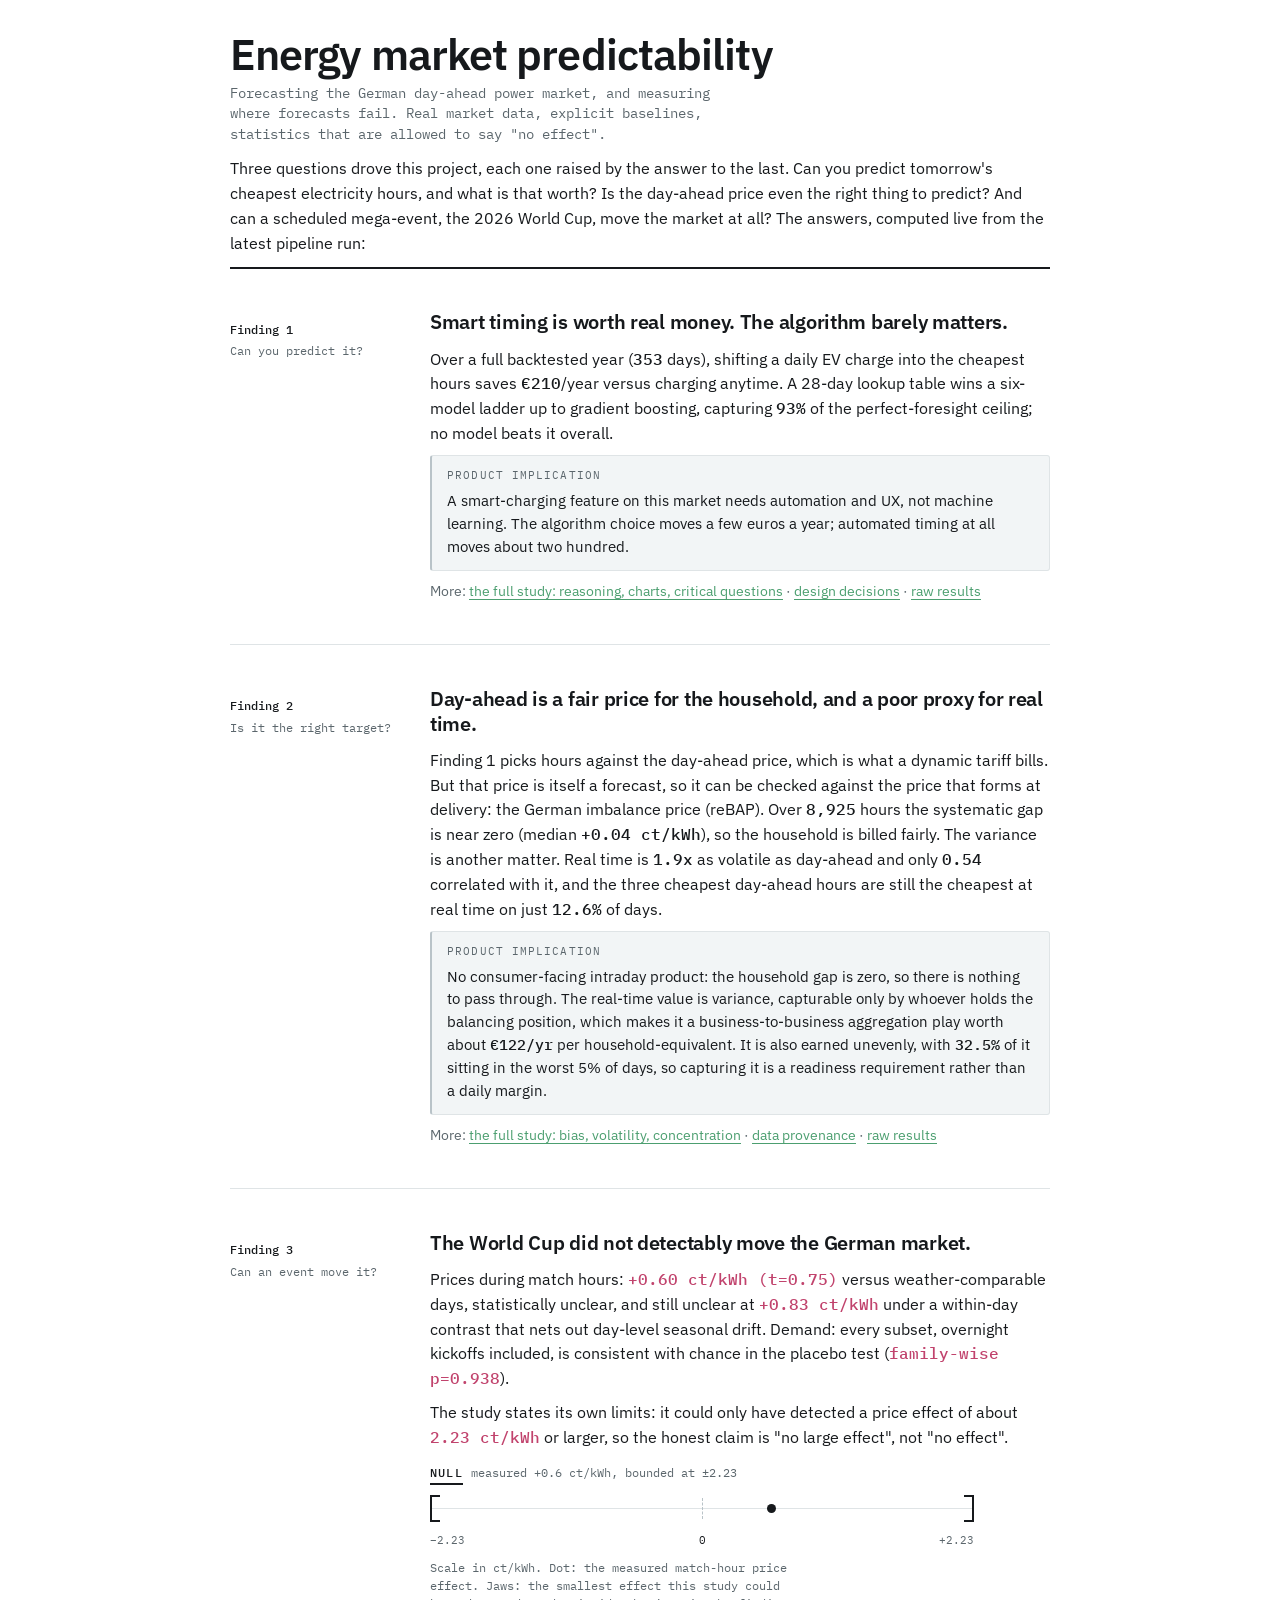
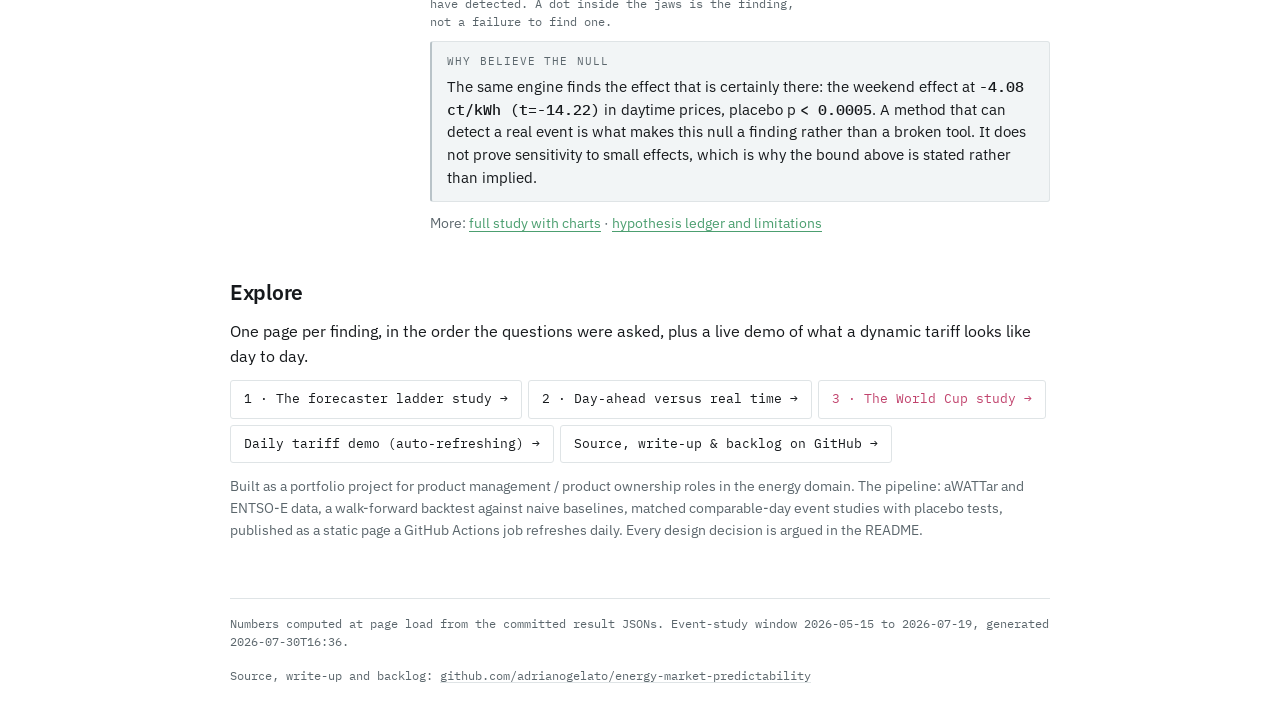
<file: index.html>
<!DOCTYPE html>
<html lang="en">
<head>
  <meta charset="utf-8" />
  <meta name="viewport" content="width=device-width, initial-scale=1" />
  <title>Energy market predictability, findings at a glance</title>
  <!--
    The project one-pager: the summary a first-time visitor should land on.
    Every number on this page is computed live from the committed result
    JSONs (the same files the analyses write), so the page updates itself
    when the pipeline reruns. Only the verdict sentences are hand-written.
    One page per finding, in the order the questions arose: ladder.html
    (forecasting), intraday.html (day-ahead vs real time), worldcup.html
    (event effects), plus tariff.html as the daily demo.
  -->
  <link rel="stylesheet" href="site.css" />
  <script src="bound.js" defer></script>
</head>
<body>
  <h1>Energy market predictability</h1>
  <p class="sub">Forecasting the German day-ahead power market, and measuring
     where forecasts fail. Real market data, explicit baselines, statistics
     that are allowed to say "no effect".</p>

  <p>Three questions drove this project, each one raised by the answer to the
     last. Can you predict tomorrow's cheapest electricity hours, and what is
     that worth? Is the day-ahead price even the right thing to predict? And can
     a scheduled mega-event, the 2026 World Cup, move the market at all? The
     answers, computed live from the latest pipeline run:</p>

  <p class="status" id="status">Interim results: the World Cup runs until
     19 July 2026; all event-study numbers will be re-run after the final.</p>

  <div class="finding" id="finding-forecast">
    <p class="finding__eyebrow"><strong>Finding 1</strong>Can you predict it?</p>
    <div class="finding__body">
      <p class="verdict"><span id="ladder-headline">Smart timing is worth real money.
         The algorithm barely matters.</span></p>
      <p>Over a full backtested year (<span class="num" id="ladder-days">…</span> days),
         shifting a daily EV charge into the cheapest hours saves
         <span class="num" id="ladder-timing">…</span>/year versus charging anytime.
         A 28-day lookup table wins a six-model ladder up to gradient boosting,
         capturing <span class="num" id="ladder-share">…</span> of the
         perfect-foresight ceiling; no model beats it overall.</p>
      <p class="implication" data-label="Product implication">A smart-charging
         feature on this market needs automation and UX, not machine learning.
         The algorithm choice moves a few euros a year; automated timing at all
         moves about two hundred.</p>
      <p class="muted">More:
         <a href="ladder.html">the full study: reasoning, charts, critical questions</a> ·
         <a href="https://github.com/adrianogelato/energy-market-predictability/blob/main/docs/design-decisions.md">design decisions</a> ·
         <a href="forecast_ladder.json">raw results</a></p>
    </div>
  </div>

  <div class="finding" id="finding-target">
    <p class="finding__eyebrow"><strong>Finding 2</strong>Is it the right target?</p>
    <div class="finding__body">
      <p class="verdict">Day-ahead is a fair price for the household, and a poor
         proxy for real time.</p>
      <p>Finding 1 picks hours against the day-ahead price, which is what a
         dynamic tariff bills. But that price is itself a forecast, so it can be
         checked against the price that forms at delivery: the German imbalance
         price (reBAP). Over <span class="num" id="r9-hours">…</span> hours the
         systematic gap is near zero (median
         <span class="num" id="r9-spread">…</span>), so the household is billed
         fairly. The variance is another matter. Real time is
         <span class="num" id="r9-vol">…</span> as volatile as day-ahead and only
         <span class="num" id="r9-corr">…</span> correlated with it, and the three
         cheapest day-ahead hours are still the cheapest at real time on just
         <span class="num" id="r9-overlap">…</span> of days.</p>
      <p class="implication" data-label="Product implication">No consumer-facing
         intraday product: the household gap is zero, so there is nothing to pass
         through. The real-time value is variance, capturable only by whoever
         holds the balancing position, which makes it a business-to-business
         aggregation play worth about <span class="num" id="r9-eur">…</span> per
         household-equivalent. It is also earned unevenly, with
         <span class="num" id="r9-tail">…</span> of it sitting in the worst 5% of
         days, so capturing it is a readiness requirement rather than a daily
         margin.</p>
      <p class="muted">More:
         <a href="intraday.html">the full study: bias, volatility, concentration</a> ·
         <a href="https://github.com/adrianogelato/energy-market-predictability/blob/main/NOTICE">data provenance</a> ·
         <a href="intraday_results.json">raw results</a></p>
    </div>
  </div>

  <div class="finding" id="finding-event">
    <p class="finding__eyebrow"><strong>Finding 3</strong>Can an event move it?</p>
    <div class="finding__body">
      <p class="verdict"><span id="wc-headline">The World Cup did not detectably
         move the German market.</span></p>
      <p>Prices during match hours: <span class="num alt" id="wc-price">…</span>
         versus weather-comparable days, statistically unclear, and still unclear
         at <span class="num alt" id="wc-did">…</span> under a within-day
         contrast that nets out day-level seasonal drift. Demand: every subset,
         overnight kickoffs included, is consistent with chance in the placebo
         test (<span class="num alt" id="wc-perm">…</span>).</p>
      <p>The study states its own limits: it could only have detected a price
         effect of about <span class="num alt" id="wc-mde">…</span> or larger, so
         the honest claim is "no large effect", not "no effect".</p>

      <!-- The bound bar; filled by drawBound() in bound.js from wc_results.json. -->
      <div class="bound" id="wc-bound" hidden></div>

      <!-- The positive control sits inside this finding rather than beside it.
           It is evidence that the null above is trustworthy, not a separate
           claim about the market, and as its own block it competed with the
           actual results for the reader's attention. -->
      <p class="implication" data-label="Why believe the null">The same engine
         finds the effect that is certainly there: the weekend effect at
         <span class="num" id="instr-weekend">…</span> in daytime prices, placebo
         p <span class="num" id="instr-p">…</span>. A method that can detect a
         real event is what makes this null a finding rather than a broken tool.
         It does not prove sensitivity to small effects, which is why the bound
         above is stated rather than implied.</p>
      <p class="muted">More:
         <a href="worldcup.html">full study with charts</a> ·
         <a href="https://github.com/adrianogelato/energy-market-predictability/blob/main/ROADMAP.md">hypothesis ledger and limitations</a></p>
    </div>
  </div>

  <h2>Explore</h2>
  <p>One page per finding, in the order the questions were asked, plus a live
     demo of what a dynamic tariff looks like day to day.</p>
  <p class="links">
    <a href="ladder.html">1 &middot; The forecaster ladder study &rarr;</a>
    <a href="intraday.html">2 &middot; Day-ahead versus real time &rarr;</a>
    <a class="alt" href="worldcup.html">3 &middot; The World Cup study &rarr;</a>
    <a href="tariff.html">Daily tariff demo (auto-refreshing) &rarr;</a>
    <a href="https://github.com/adrianogelato/energy-market-predictability">
      Source, write-up &amp; backlog on GitHub &rarr;</a>
  </p>

  <p class="muted">Built as a portfolio project for product management /
     product ownership roles in the energy domain. The pipeline: aWATTar and
     ENTSO-E data, a walk-forward backtest against naive baselines, matched
     comparable-day event studies with placebo tests, published as a static
     page a GitHub Actions job refreshes daily. Every design decision is
     argued in the README.</p>

  <footer id="footer">Numbers on this page are read from the committed
     result JSONs at load time.</footer>
  <!-- Static sibling of <footer>, not a child: the pages set
       footer.textContent from JS, which would wipe any child. -->
  <p class="repo">Source, write-up and backlog: <a href="https://github.com/adrianogelato/energy-market-predictability">github.com/adrianogelato/energy-market-predictability</a></p>

  <script>
    const get = url => fetch(url).then(r => { if (!r.ok) throw 0; return r.json(); });
    const set = (id, text) => { document.getElementById(id).textContent = text; };
    const eur = n => '€' + Math.round(Math.abs(n));
    const sign = n => (n > 0 ? '+' : n < 0 ? '−' : '±');

    // Finding 1: the full-year value-of-complexity ladder (M5/M8/M10)
    get('forecast_ladder.json').then(l => {
      const o = l.overall, clim = o.rungs.climatology;
      set('ladder-days', o.n_days);
      set('ladder-timing', eur(clim.eur_yr_saved_vs_anytime));
      const share = (o.all_day_cost - clim.avg_cost_ct) /
                    (o.all_day_cost - o.perfect_cost);
      set('ladder-share', Math.round(100 * share) + '%');
      // keep the hand-written claim honest if a rerun changes the winner
      const best = l.ladder_order.reduce((a, b) =>
        o.rungs[a].regret_ct <= o.rungs[b].regret_ct ? a : b);
      if (best !== 'climatology' || l.mode !== 'full-year') {
        set('ladder-share', share > 0 ? Math.round(100 * share) + '%' : '…');
        set('ladder-headline',
          'Smart timing is worth real money; see the ladder results for the model verdict.');
      }
    }).catch(() => set('ladder-timing', '(run year_fetch.py + forecast_ladder.py)'));

    // Finding 2: day-ahead versus real time (R9). Every figure here is read from
    // the same committed JSON intraday.html renders, so the two cannot disagree.
    get('intraday_results.json').then(d => {
      const o = d.overall, r = d.rank_stability;
      set('r9-hours', d.hours.toLocaleString('en-US'));
      set('r9-spread', sign(o.spread.median) +
        Math.abs(o.spread.median).toFixed(2) + ' ct/kWh');
      set('r9-vol', o.vol_ratio_imb.toFixed(1) + 'x');
      set('r9-corr', o.corr_da_imb.toFixed(2));
      set('r9-overlap', r.pct_full_overlap + '%');
      // The annual figure is a sum over days, so it takes the mean; the tail
      // share is what stops that mean reading as a steady daily margin.
      set('r9-eur', eur(r.settlement_regret_eur_per_yr) + '/yr');
      // One decimal, not rounded: JS rounds 32.5 up and Python rounds it down,
      // so rounding here made the index and the README disagree on the same
      // JSON field. Print the stored value and the question cannot arise.
      if (r.regret_share_from_top_5pct_days !== null)
        set('r9-tail', r.regret_share_from_top_5pct_days + '%');
    }).catch(() => set('r9-spread', '(run intraday_fetch.py + intraday_analysis.py)'));

    // Finding 3: the World Cup studies
    Promise.all([
      get('wc_results.json'),
      get('wc_permutation_results.json').catch(() => null),
    ]).then(([wc, perm]) => {
      const e = wc.effect;
      set('wc-price', sign(e.mean_delta_ct_per_kwh) +
        Math.abs(e.mean_delta_ct_per_kwh).toFixed(2) + ' ct/kWh (t=' + e.t_stat + ')');
      if (wc.robustness_within_day) {
        const d = wc.robustness_within_day.mean_delta_ct;
        set('wc-did', sign(d) + Math.abs(d).toFixed(2) + ' ct/kWh');
      }
      if (e.mde_ct_80pct_power) {
        set('wc-mde', e.mde_ct_80pct_power + ' ct/kWh');
        drawBound('wc-bound', {
          effect: e.mean_delta_ct_per_kwh,
          bound: e.mde_ct_80pct_power,
          unit: 'ct/kWh',
          caption: 'Scale in ct/kWh. Dot: the measured match-hour price ' +
            'effect. Jaws: the smallest effect this study could have detected. ' +
            'A dot inside the jaws is the finding, not a failure to find one.',
        });
      }
      if (perm && perm.family_wise) set('wc-perm', 'family-wise p=' + perm.family_wise.p_value);
      // Let the data overrule the hand-written headline if a rerun changes it.
      const clear = Math.abs(e.t_stat || 0) >= 2 &&
                    perm && perm.family_wise && perm.family_wise.p_value < 0.05;
      if (clear) set('wc-headline',
        'The World Cup measurably moved the German market (see the full study).');
    }).catch(() => set('wc-price', '(run the pipeline)'));

    // The weekend positive control, shown inside finding 3 as its warrant.
    get('event_study_results.json').then(es => {
      const w = es.studies.find(s => s.name === 'weekend_vs_weekday');
      set('instr-weekend', w.mean_delta_ct.toFixed(2) + ' ct/kWh (t=' + w.t_stat + ')');
      set('instr-p', w.permutation_p_str || w.permutation_p);
    }).catch(() => set('instr-weekend', '(run the pipeline)'));

    // Footer freshness. Also: the tournament ended 19 July 2026, so once the
    // event-study window reaches that date the interim notice hides itself.
    get('wc_results.json').then(wc => {
      document.getElementById('footer').textContent =
        'Numbers computed at page load from the committed result JSONs. ' +
        'Event-study window ' + wc.window.start + ' to ' + wc.window.end +
        ', generated ' + (wc.generated_at || 'unknown') + '.';
      if (wc.window && wc.window.end >= '2026-07-19')
        document.getElementById('status').style.display = 'none';
    }).catch(() => {});
  </script>
</body>
</html>
</file>
<file: site.css>
@import url('https://fonts.googleapis.com/css2?family=IBM+Plex+Sans:wght@400;500;600&family=IBM+Plex+Mono:wght@400;500&display=swap');

/* ==========================================================================
   Shared site styles. Previously each page carried its own near-identical
   copy of these tokens and components, so they drifted; this file is the one
   definition. Pages keep an inline <style> only for their own DATA colours.

   Design direction: "bounded null". This project's product is honest nulls
   with a stated minimum detectable effect, so the page is built around a
   measurement device (.bound, below) rather than around big numbers. The
   chrome is deliberately monochrome and only spends colour when a result
   actually clears its bound. A null is not dressed up to look like a finding.

   Data colours (--ctrl green, --alt pink, --imb orange, --warn amber,
   --cool blue) are unchanged from before on purpose: analysis.py,
   wc_intraday.py, intraday_analysis.py, wc_permutation.py and
   forecast_ladder.py all draw figures in these exact hues, and CLAUDE.md
   requires one palette across pages and figures.
   ========================================================================== */

:root {
  /* chrome: cool graphite on white, instrument-like, no warm cream */
  --ink:      #16191c;
  --paper:    #ffffff;
  --panel:    #f2f5f6;
  --line:     #dfe4e6;
  --rule:     #b9c3c8;
  --muted:    #5b666c;

  /* data: shared with the matplotlib figures, do not repoint casually */
  --ctrl:     #4c9f70;
  --alt:      #c1436d;
  --imb:      #d6633c;
  --warn:     #e0a458;
  --cool:     #4c72b0;

  /* page accent, consumed by page-nav.css; pages may override */
  --accent:   #4c9f70;

  --sans: 'IBM Plex Sans', -apple-system, Segoe UI, Roboto, Helvetica, Arial, sans-serif;
  --mono: 'IBM Plex Mono', ui-monospace, SFMono-Regular, Menlo, Consolas, monospace;

  --measure: 860px;
}

* { box-sizing: border-box; }

body {
  font-family: var(--sans);
  color: var(--ink);
  background: var(--paper);
  max-width: var(--measure);
  margin: 0 auto;
  padding: 2rem 1.25rem;
  line-height: 1.55;
  font-size: 1rem;
  -webkit-font-smoothing: antialiased;
}

/* --- type scale -------------------------------------------------------- */

h1 {
  font-size: clamp(1.9rem, 1.3rem + 2.4vw, 2.7rem);
  line-height: 1.06;
  font-weight: 600;
  letter-spacing: -0.021em;
  margin: 0 0 .3rem;
  text-wrap: balance;
}
h2 {
  font-size: 1.32rem;
  font-weight: 600;
  letter-spacing: -0.012em;
  margin: 0 0 .45rem;
}
h3 {
  font-size: 1.06rem;
  font-weight: 600;
  letter-spacing: -0.008em;
  margin: 1.6rem 0 .4rem;
}
p { margin: .7rem 0; }

/* The standfirst under an h1. Mono, because on this site mono marks
   machine-derived or measured text and the standfirst states the measurement. */
.sub {
  font-family: var(--mono);
  font-size: .87rem;
  line-height: 1.5;
  color: var(--muted);
  margin-top: 0;
  max-width: 62ch;
}

.muted { color: var(--muted); font-size: .9rem; }

/* Every number on this site is mono, so figures line up in tables and cards
   and so a reader can tell measured values from prose at a glance. */
.num, .card .n, .bound__scale, td, th, code, .hint, figcaption, footer, #toc {
  font-family: var(--mono);
  font-variant-numeric: tabular-nums;
}
.num { font-weight: 500; color: var(--ink); }
.num.alt { color: var(--alt); }
.accent { color: var(--ctrl); }

a { color: var(--ctrl); text-decoration-thickness: 1px; text-underline-offset: .18em; }
a:hover { text-decoration-thickness: 2px; }

/* Accessibility floor: the pages had no visible focus style at all. */
:focus-visible {
  outline: 2px solid var(--ink);
  outline-offset: 2px;
  border-radius: 2px;
}

/* --- layout ------------------------------------------------------------ */

section { margin: 2.5rem 0; }
canvas { max-width: 100%; }
figure { margin: 0; }
figcaption {
  color: var(--muted);
  font-size: .78rem;
  line-height: 1.5;
  margin-top: .55rem;
  padding-left: .8rem;
  border-left: 1px solid var(--line);
}
.hint { color: var(--muted); font-size: .76rem; margin: .3rem 0 0; }

.row { display: flex; gap: 1rem; flex-wrap: wrap; }
.row > div { flex: 1 1 380px; }

/* --- cards ------------------------------------------------------------- */

.cards { display: flex; flex-wrap: wrap; gap: .6rem; margin: 1.5rem 0; }
.card {
  flex: 1 1 170px;
  border: 1px solid var(--line);
  border-radius: 3px;
  padding: .85rem .9rem;
  background: var(--paper);
}
.card .n {
  font-size: 1.3rem;
  font-weight: 500;
  line-height: 1.15;
  letter-spacing: -0.015em;
  display: block;
}
.card .l {
  color: var(--muted);
  font-size: .78rem;
  line-height: 1.4;
  margin-top: .3rem;
  display: block;
}

/* --- the three text blocks -------------------------------------------- */
/* One form per job, so a reader can tell what kind of statement they are
   reading from its shape alone. These are the only three, and they never swap
   jobs:

   .summary    sits directly under a heading. The section's takeaway and the
               argument about the data. Solid ink rule, body size or larger.
   figcaption  sits directly under a figure. Describes that figure only: what
               is plotted, axes and units, source, date range, sample caveats.
               It does NOT argue, that is the summary's job.
   .note       a grey panel. Caveats, limits, interim-data warnings and method
               asides. Carries a data-label eyebrow naming which of those it is.

   Position reinforces form: summaries follow headings, captions follow
   figures, notes stand alone. */

.summary {
  border-left: 2px solid var(--ink);
  padding-left: .9rem;
  margin: .8rem 0 1.4rem;
  font-size: 1.02rem;
  line-height: 1.5;
  max-width: 66ch;
}
.summary p { margin: .5rem 0; }
.summary p:first-child { margin-top: 0; }
.summary p:last-child { margin-bottom: 0; }
/* A JSON-fed paragraph leaves no gap before its data arrives. */
.summary p:empty { display: none; }
/* A summary whose text is written by JS from a result JSON. Same form; the
   marker only exists so the pages can find it. */
.summary:empty { display: none; }

/* --- notes and callouts ------------------------------------------------ */

.note, .implication, .status {
  background: var(--panel);
  border: 1px solid var(--line);
  border-left: 2px solid var(--rule);
  border-radius: 3px;
  padding: .7rem .95rem;
  font-size: .9rem;
  color: var(--ink);
}
.implication { font-size: .92rem; margin-top: .6rem; }

/* Eyebrow naming what kind of note this is ("Limitation", "Interim data",
   "Product implication"). Notes vary in job more than the other two blocks
   do, which is why labelling earns its place here and nowhere else. */
.note[data-label]::before, .implication[data-label]::before,
.status[data-label]::before {
  content: attr(data-label);
  display: block;
  font-family: var(--mono);
  font-size: .68rem;
  text-transform: uppercase;
  letter-spacing: .1em;
  color: var(--muted);
  margin-bottom: .35rem;
}
.warn, .status {
  background: #fdf6ea;
  border-color: #f0e0c4;
  border-left-color: var(--warn);
}

code {
  background: var(--panel);
  border: 1px solid var(--line);
  border-radius: 2px;
  padding: 0 .22rem;
  font-size: .86em;
}

/* --- verdict box ------------------------------------------------------- */
/* Squared off and hairline-ruled rather than a coloured 2px box: the verdict
   on most of these pages is a null, and a null should not shout. */

.verdict, #verdictBox {
  border: 1px solid var(--rule);
  border-top: 3px solid var(--ink);
  border-radius: 3px;
  padding: 1.1rem 1.25rem;
  margin: 1.5rem 0;
  background: var(--paper);
}
.verdict .head, #verdictHead {
  font-size: 1.3rem;
  font-weight: 600;
  letter-spacing: -0.015em;
  line-height: 1.2;
  margin: 0 0 .1rem;
}

/* --- findings (index.html) --------------------------------------------- */
/* Three enumerated questions, so the number and the question live in a left
   gutter and the answer lives in its own column. The split is what stops the
   three findings reading as one wall of text: each one now has a visible
   left edge, and the eyebrow is scannable on its own without reading the body. */

.finding {
  display: grid;
  grid-template-columns: 10.5rem 1fr;
  gap: 0 2rem;
  border-top: 1px solid var(--line);
  padding: 2.6rem 0 2rem;
  margin: 0;
}
.finding:first-of-type { border-top-width: 2px; border-top-color: var(--ink); }

.finding__eyebrow {
  grid-column: 1;
  font-family: var(--mono);
  font-size: .78rem;
  line-height: 1.45;
  color: var(--muted);
  margin: .25rem 0 0;
}
.finding__eyebrow strong {
  display: block;
  font-weight: 500;
  color: var(--ink);
  margin-bottom: .2rem;
}
.finding__body { grid-column: 2; min-width: 0; }

.finding .verdict {
  border: 0;
  padding: 0;
  margin: 0 0 .7rem;
  font-size: 1.22rem;
  font-weight: 600;
  letter-spacing: -0.014em;
  line-height: 1.28;
}
.finding p { margin: .6rem 0; }
.finding__body > p:first-child { margin-top: 0; }

/* Below the gutter's usable width the eyebrow stacks above the answer. */
@media (max-width: 700px) {
  .finding { grid-template-columns: 1fr; gap: 0; padding: 2rem 0 1.6rem; }
  .finding__eyebrow { grid-column: 1; margin: 0 0 .5rem; }
  .finding__body { grid-column: 1; }
  .finding__eyebrow strong { display: inline; margin-right: .4rem; }
}

/* --- the two utility nav rows ----------------------------------------- */
/* .pagenav sits above the h1 (sibling pages), .repo below the footer (the
   source). Same job, so one rule: mono and muted, because neither should
   compete with the headline or the findings. Without this the pagenav links
   inherit the green `a` colour and four of them stack up louder than the h1
   they sit above. */

.pagenav, .repo {
  font-family: var(--mono);
  font-size: .78rem;
  line-height: 1.7;
  color: var(--muted);
}
.pagenav { margin: 0 0 1.4rem; }
.repo { margin: .9rem 0 0; }

.pagenav a, .repo a {
  color: var(--muted);
  text-decoration-color: var(--line);
}
/* Specificity note: (0,1,1) here deliberately outranks intraday.html's own
   `a { color: var(--imb) }`, so the nav row stays quiet on every page. */
.pagenav a:hover, .repo a:hover {
  color: var(--ink);
  text-decoration-color: currentColor;
}

.links { display: flex; flex-wrap: wrap; gap: .4rem; }
.links a {
  font-family: var(--mono);
  font-size: .82rem;
  display: inline-block;
  border: 1px solid var(--line);
  border-radius: 3px;
  padding: .5rem .8rem;
  text-decoration: none;
  color: var(--ink);
  background: var(--paper);
}
.links a:hover { border-color: var(--ink); background: var(--panel); }
.links a.alt { color: var(--alt); }

/* --- tables ------------------------------------------------------------ */

/* Wide tables scroll inside themselves; the page body must never scroll
   sideways. Applied to `table` rather than to a wrapper on each one, so a
   table added later is covered without anyone remembering to wrap it.
   display:block turns the element into its own scroll container and the rows
   still lay out as a table inside an anonymous table box. Verified at 320,
   360, 390, 480 and 768px on every page. */
table {
  border-collapse: collapse;
  width: 100%;
  font-size: .84rem;
  display: block;
  overflow-x: auto;
}
th, td { text-align: right; padding: .38rem .5rem; border-bottom: 1px solid var(--line); }
th:first-child, td:first-child { text-align: left; }
thead th {
  border-bottom: 1px solid var(--ink);
  font-weight: 500;
  color: var(--muted);
  font-size: .76rem;
  text-transform: uppercase;
  letter-spacing: .05em;
}
td.best { font-weight: 500; color: var(--ctrl); }

/* Wide tables scroll in their own box, never the page body. */
.scroll-x { overflow-x: auto; }

/* --- details / disclosure --------------------------------------------- */

details { margin: 1rem 0; }
summary { cursor: pointer; }
summary:hover { color: var(--ink); }

select { font: inherit; font-size: .92rem; padding: .2rem .4rem;
  border: 1px solid var(--line); border-radius: 3px; background: var(--paper);
  color: var(--ink); }

ol li, ul li { margin: .5rem 0; }
.qa dt { font-weight: 600; margin-top: 1rem; }
.qa dd { margin: .25rem 0 0; }

footer {
  color: var(--muted);
  font-size: .76rem;
  line-height: 1.5;
  margin-top: 3.5rem;
  border-top: 1px solid var(--line);
  padding-top: 1rem;
}

/* ==========================================================================
   THE SIGNATURE: the bound bar.

   A measurement scale, not a chart. The bracket ends are the minimum
   detectable effect (or a placebo ceiling); the dot is the measured effect.
   A dot sitting well inside the brackets IS the finding on most of these
   pages: the study measured something small and states what it could not
   have seen. When the dot clears a bracket the bar turns --alt, which is the
   only place the chrome is allowed colour.

   Driven by one custom property, --ratio = effect / bound, set by the page's
   JS from the committed JSONs (never hardcoded). Sign is preserved, so a
   negative effect sits left of centre.
   ========================================================================== */

.bound {
  --ratio: 0;
  margin: .9rem 0 .2rem;
  max-width: 34rem;
}

/* Not uppercased as a whole: this line carries units, and "ct/kWh" must never
   render as "CT/KWH". Only the verdict word is set as a label. */
.bound__label {
  font-family: var(--mono);
  font-size: .76rem;
  color: var(--muted);
  display: flex;
  align-items: baseline;
  gap: .5rem;
  margin-bottom: .5rem;
}
.bound__verdict {
  color: var(--ink);
  font-weight: 500;
  text-transform: uppercase;
  letter-spacing: .1em;
  border-bottom: 2px solid var(--ink);
}
.bound.is-effect .bound__verdict { color: var(--alt); border-bottom-color: var(--alt); }

/* The track: hairline rule, centre tick, bracket ends. Built from borders so
   it prints and degrades without images. */
.bound__track {
  position: relative;
  height: 1.7rem;
  border-left: 2px solid var(--ink);
  border-right: 2px solid var(--ink);
}
.bound__track::before {   /* the scale line */
  content: '';
  position: absolute;
  top: 50%;
  left: 0;
  right: 0;
  border-top: 1px solid var(--line);
}
.bound__track::after {    /* zero tick */
  content: '';
  position: absolute;
  top: .2rem;
  bottom: .2rem;
  left: 50%;
  border-left: 1px dashed var(--rule);
}

/* Serifs on the ends, so the limits read as caliper jaws closing on the
   measurement rather than as the edges of a plain box. */
.bound__jaw {
  position: absolute;
  width: .5rem;
  border-top: 2px solid var(--ink);
  border-bottom: 2px solid var(--ink);
  top: 0;
  bottom: 0;
}
.bound__jaw--min { left: 0; }
.bound__jaw--max { right: 0; }

.bound__dot {
  position: absolute;
  top: 50%;
  left: calc(50% + var(--ratio) * 48%);
  width: .58rem;
  height: .58rem;
  margin: -.29rem 0 0 -.29rem;
  border-radius: 50%;
  background: var(--ink);
  transition: left .42s cubic-bezier(.2, .7, .2, 1);
}
.bound.is-effect .bound__dot { background: var(--alt); }

.bound__scale {
  display: flex;
  justify-content: space-between;
  font-size: .7rem;
  color: var(--muted);
  margin-top: .2rem;
}
.bound__scale span:nth-child(2) { color: var(--ink); }

.bound__caption {
  font-family: var(--mono);
  font-size: .76rem;
  line-height: 1.5;
  color: var(--muted);
  margin: .45rem 0 0;
  max-width: 54ch;
}

/* The one orchestrated motion on the site: the dot travels out from zero on
   load, so the bar reads as a measurement being taken. Nothing else moves. */
@media (prefers-reduced-motion: no-preference) {
  .bound__dot { animation: bound-settle .5s cubic-bezier(.2, .7, .2, 1) both; }
  @keyframes bound-settle {
    from { left: 50%; opacity: 0; }
  }
}
@media (prefers-reduced-motion: reduce) {
  .bound__dot { transition: none; }
}

/* --- narrow screens --------------------------------------------------- */

@media (max-width: 560px) {
  body { padding: 1.5rem 1rem; }
  .card { flex-basis: 100%; }
  .bound__label { flex-wrap: wrap; gap: .2rem .5rem; }
}
</file>
